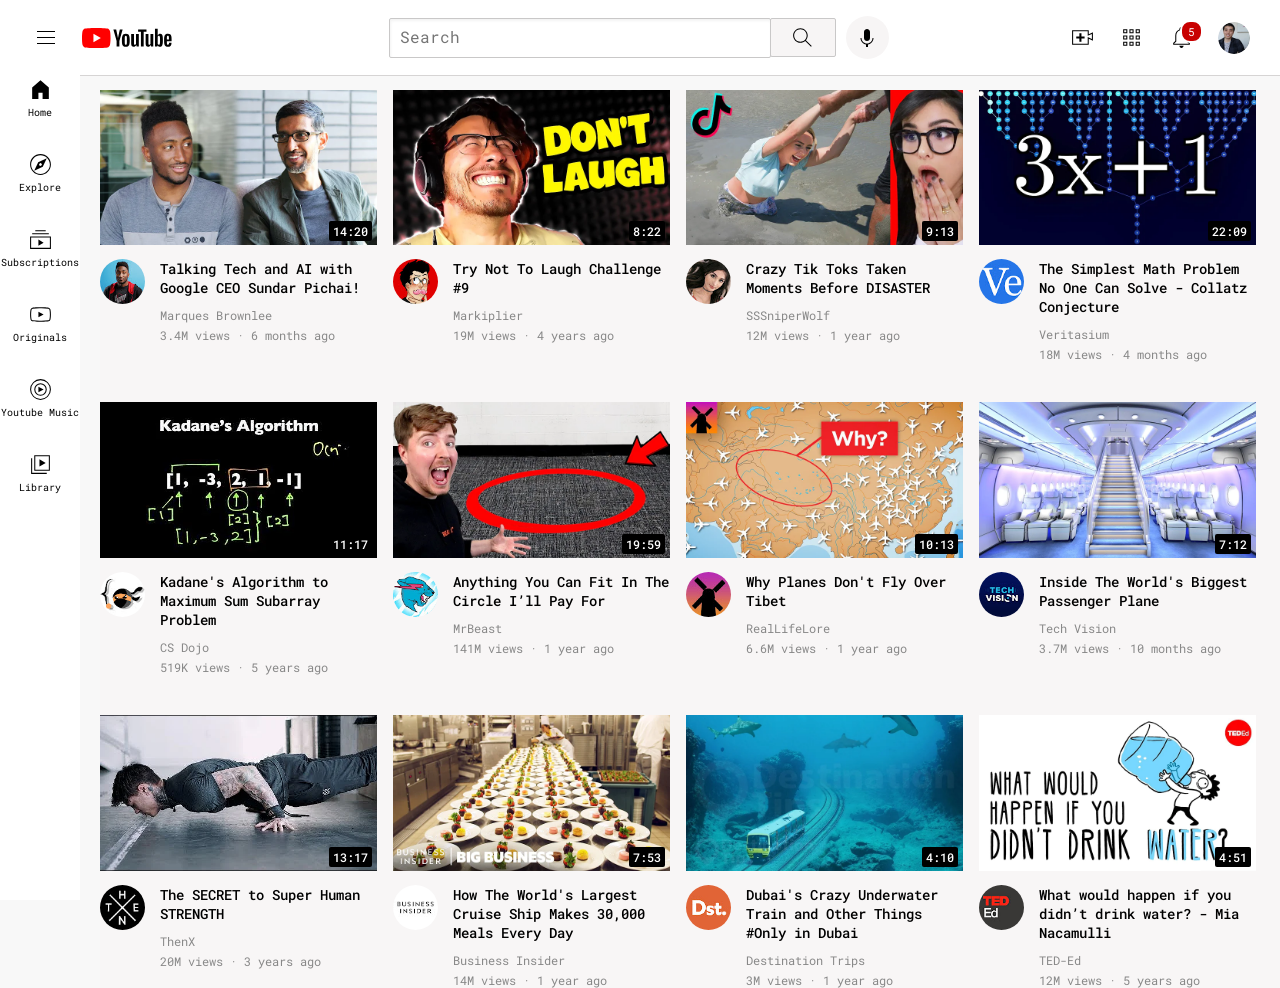
<file: index.html>
<!DOCTYPE html>
<html>
  <head>
    <title>youtube.com clone</title>
    <meta charset="UTF-8">
    <meta name="viewport" content="width=device-width, initial-scale=1.0">
    <link rel="preconnect" href="https://fonts.googleapis.com">
    <link rel="preconnect" href="https://fonts.gstatic.com" crossorigin>
    <link href="https://fonts.googleapis.com/css2?family=Roboto+Mono:ital,wght@0,100..700;1,100..700&family=Roboto:ital,wght@0,100..900;1,100..900&display=swap" rel="stylesheet">
    <link rel="stylesheet" href="styles/video.css">
    <link rel="stylesheet" href="styles/general.css">
    <link rel="stylesheet" href="styles/header.css">
    <link rel="stylesheet" href="styles/sidebar.css">
  </head>
  <body>
    <header class="header">
      <div class="left-section">
        <img  class="hamburger-menu" src="icons/hamburger-menu.svg">
        <img  class="youtube-logo" src="icons/youtube-logo.svg">
      </div>
      <div class="middle-section">
        <input  class="search-bar" type="text" placeholder="Search">
        <button class="search-button">
          <img class="search-icon" src="icons/search.svg">
          <div class="tooltip">Search</div>
        </button>
        <button class="voice-button">
          <img  class="voice-icon" src="icons/voice-search-icon.svg">
          <div class="tooltip">Search with your voice</div>
        </button>
      </div>
      <div class="right-section">
        <div class="upload-icon-container">
          <img class="upload-icon" src="icons/upload.svg">
          <div class="tooltip">Create</div>
        </div>
        <div class="youtube-apps-icon-container">
          <img class="youtube-apps-icon" src="icons/youtube-apps.svg">
          <div class="tooltip">Youtube apps</div>
        </div>
        
        <div class="notification-icon-container">
          <img class="notifications-icon" src="icons/notifications.svg">
          <div class="notification-number">
            5
          </div>
          <div class="tooltip">Notification</div>
        </div>
        
        <img class="current-user-icon" src="icons/my-channel.jpeg">
      </div>
      
    </header>

    <nav class="sidebar">
      <div class="sidebar-link">
       <img src="sidebar icons/home.svg">
       <div>
        Home
       </div>
      </div>
      <div class="sidebar-link">
       <img src="sidebar icons/explore.svg">
       <div>
        Explore
       </div>
      </div>
      <div class="sidebar-link">
       <img src="sidebar icons/subscriptions.svg">
       <div>
        Subscriptions
       </div>
      </div>
      <div class="sidebar-link">
       <img src="sidebar icons/originals.svg">
       <div>
        Originals
       </div>
      </div>
      <div class="sidebar-link">
       <img src="sidebar icons/youtube-music.svg">
       <div>
        Youtube Music
       </div>
      </div>
      <div class="sidebar-link">
       <img src="sidebar icons/library.svg">
       <div>
        Library
       </div>
      </div>
    </nav>
    
    
    
    <main>
      <section class="video-grid">
          <div class="video-preview">
            <div class="thumbnail-row">
              <img  class="thumbnail" src="thumbnails/thumbnail-1.webp">
              <div class="time-stamp">
                14:20
              </div>
            </div>
            <div class="video-info-grid">
              <div class="channel-picture">
                <img  class="profile-picture" src="channels/channel-1.jpeg">
              </div>
              <div class="video-info">
                <p class="video-title">
                  Talking Tech and AI with Google CEO Sundar Pichai!
                </p>
                <p class="video-author">
                  Marques Brownlee
                </p>
                <p class="video-stats">
                  3.4M views &#183; 6 months ago
                </p>
              </div>
            </div>
          </div>

        <div class="video-preview">
          <div>
            
          </div>
          <div>
            <div class="thumbnail-row">
              <img  class="thumbnail" src="thumbnails/thumbnail-2.webp">
              <div class="time-stamp">
                8:22
              </div>
            </div>
            <div class="video-info-grid">
              <div class="channel-picture">
                <img  class="profile-picture" src="channels/channel-2.jpeg">
              </div>
              <div class="video-info">
                <p class="video-title">
                  Try Not To Laugh Challenge #9
                </p>
                <p class="video-author">
                  Markiplier
                </p>
                <p class="video-stats">
                  19M views &#183; 4 years ago
                </p>
              </div>
              
            </div>
            
            
            
          </div>
          
        </div>

        <div class="video-preview">
          <div class="thumbnail-row">
            <img  class="thumbnail" src="thumbnails/thumbnail-3.webp">
            <div class="time-stamp">
              9:13
            </div>
          </div>
          <div class="video-info-grid">
            <div class="channel-picture">
              <img  class="profile-picture" src="channels/channel-3.jpeg">
            </div>
            <div class="video-info">
              <p class="video-title">
                Crazy Tik Toks Taken Moments Before DISASTER
              </p>
              <p class="video-author">
                SSSniperWolf
              </p>
              <p class="video-stats">
                12M views &#183; 1 year ago
              </p>
            </div>
            
            
          </div>
        </div>

        <div class="video-preview">
          
          <div>
            <div class="thumbnail-row">
              <img  class="thumbnail" src="thumbnails/thumbnail-4.webp">
              <div class="time-stamp">
                22:09
              </div>
            </div>
            <div class="video-info-grid">
              <div class="channel-picture">
                <img  class="profile-picture" src="channels/channel-4.jpeg">
              </div>
              <div class="video-info">
                <p class="video-title">
                  The Simplest Math Problem No One Can Solve - Collatz Conjecture
                </p>
                <p class="video-author">
                  Veritasium
                </p>
                <p class="video-stats">
                  18M views &#183; 4 months ago
                </p>
              </div>
              
            </div>
            
            
            
          </div>
          
        </div>

        <div class="video-preview">
          <div class="thumbnail-row">
            <img  class="thumbnail" src="thumbnails/thumbnail-5.webp">
            <div class="time-stamp">
              11:17
            </div>
          </div>
          <div class="video-info-grid">
            <div class="channel-picture">
              <img  class="profile-picture" src="channels/channel-5.jpeg">
            </div>
            <div class="video-info">
              <p class="video-title">
                Kadane's Algorithm to Maximum Sum Subarray Problem
              </p>
              <p class="video-author">
                CS Dojo
              </p>
              <p class="video-stats">
                519K views &#183; 5 years ago
              </p>
            </div>
            
            
          </div>
        </div>

        <div class="video-preview">
          <div>
            <div class="thumbnail-row">
              <img  class="thumbnail" src="thumbnails/thumbnail-6.webp">
              <div class="time-stamp">
                19:59
              </div>
            </div>
            <div class="video-info-grid">
              <div class="channel-picture">
                <img  class="profile-picture" src="channels/channel-6.jpeg">
              </div>
              <div class="video-info">
                <p class="video-title">
                  Anything You Can Fit In The Circle I’ll Pay For
                </p>
                <p class="video-author">
                  MrBeast
                </p>
                <p class="video-stats">
                  141M views &#183; 1 year ago
                </p>
              </div>
              
            </div>
            
            
            
          </div>
          
        </div>


        <div class="video-preview">
            <div class="thumbnail-row">
              <img  class="thumbnail" src="thumbnails/thumbnail-7.webp">
              <div class="time-stamp">
                10:13
              </div>
            </div>
            <div class="video-info-grid">
              <div class="channel-picture">
                <img  class="profile-picture" src="channels/channel-7.jpeg">
              </div>
              <div class="video-info">
                <p class="video-title">
                  Why Planes Don't Fly Over Tibet
                </p>
                <p class="video-author">
                  RealLifeLore
                </p>
                <p class="video-stats">
                  6.6M views &#183; 1 year ago
                </p>
              </div>
            </div>
        </div>


        <div class="video-preview">
            <div class="thumbnail-row">
              <img  class="thumbnail" src="thumbnails/thumbnail-8.webp">
              <div class="time-stamp">
                7:12
              </div>
            </div>
            <div class="video-info-grid">
              <div class="channel-picture">
                <img  class="profile-picture" src="channels/channel-8.jpeg">
              </div>
              <div class="video-info">
                <p class="video-title">
                  Inside The World's Biggest Passenger Plane
                </p>
                <p class="video-author">
                  Tech Vision
                </p>
                <p class="video-stats">
                  3.7M views &#183; 10 months ago
                </p>
              </div>
            </div>
          </div>


          <div class="video-preview">
            <div class="thumbnail-row">
              <img  class="thumbnail" src="thumbnails/thumbnail-9.webp">
              <div class="time-stamp">
                13:17
              </div>
            </div>
            <div class="video-info-grid">
              <div class="channel-picture">
                <img  class="profile-picture" src="channels/channel-9.jpeg">
              </div>
              <div class="video-info">
                <p class="video-title">
                  The SECRET to Super Human STRENGTH
                </p>
                <p class="video-author">
                  ThenX
                </p>
                <p class="video-stats">
                  20M views &#183; 3 years ago
                </p>
              </div>
            </div>
          </div>



          <div class="video-preview">
            <div class="thumbnail-row">
              <img  class="thumbnail" src="thumbnails/thumbnail-10.webp">
              <div class="time-stamp">
                7:53
              </div>
            </div>
            <div class="video-info-grid">
              <div class="channel-picture">
                <img  class="profile-picture" src="channels/channel-10.jpeg">
              </div>
              <div class="video-info">
                <p class="video-title">
                  How The World's Largest Cruise Ship Makes 30,000 Meals Every Day
                </p>
                <p class="video-author">
                  Business Insider
                </p>
                <p class="video-stats">
                  14M views &#183; 1 year ago
                </p>
              </div>
            </div>
          </div>


          <div class="video-preview">
            <div class="thumbnail-row">
              <img  class="thumbnail" src="thumbnails/thumbnail-11.webp">
              <div class="time-stamp">
                4:10
              </div>
            </div>
            <div class="video-info-grid">
              <div class="channel-picture">
                <img  class="profile-picture" src="channels/channel-11.jpeg">
              </div>
              <div class="video-info">
                <p class="video-title">
                  Dubai's Crazy Underwater Train and Other Things #Only in Dubai
                </p>
                <p class="video-author">
                  Destination Trips
                </p>
                <p class="video-stats">
                  3M views &#183; 1 year ago
                </p>
              </div>
            </div>
          </div>


          <div class="video-preview">
            <div class="thumbnail-row">
              <img  class="thumbnail" src="thumbnails/thumbnail-12.webp">
              <div class="time-stamp">
                4:51
              </div>
            </div>
            <div class="video-info-grid">
              <div class="channel-picture">
                <img  class="profile-picture" src="channels/channel-12.jpeg">
              </div>
              <div class="video-info">
                <p class="video-title">
                  What would happen if you didn’t drink water? - Mia Nacamulli
                </p>
                <p class="video-author">
                  TED-Ed
                </p>
                <p class="video-stats">
                  12M views &#183; 5 years ago
                </p>
              </div>
            </div>
          </div>


        

      </section>
    </main>
    
    
  </body>
</html>
</file>
<file: styles/video.css>
.thumbnail {
        width:100%;
      }

      .thumbnail-row{
        position: relative;
      }

      .time-stamp{
        position: absolute;
        background-color: black;
        color: white;
        right: 5px;
        bottom: 8px;
        border-radius: 2px;
        font-size: 12px;
        font-weight: 500;
        padding: 2px 4px;
      }

      .video-title {
        font-weight: 500;
        vertical-align: top;
        font-size: 14px;
        margin-top: 10px;
        margin-bottom: 10px;
      }

      .video-author,
      .video-stats {
        color: #888;
        font-size: 12px;
        vertical-align: top;
      }

      .video-info-grid {
        display: grid;
        grid-template-columns: 50px 1fr;
      }

.channel-picture {
  border-radius: 50%;
  width: 45px;
  margin-top: 10px;
}

.video-info{
  margin-left:10px;
  min-width:0;
}

      .profile-picture {
        width: 100%;
        border-radius: 50%;
        vertical-align: top;
      }

      .video-author {
        margin-bottom: 4px;
      }
      
      .video-grid{
        display: grid;
        background-color: rgb(248, 246, 246);
        grid-template-columns: 1fr 1fr 1fr;
        column-gap: 16px;
        row-gap: 40px;
        padding-right: 24px;
        font-family: Roboto mono;
      }

      @media (max-width: 750px) {
  .video-grid {
    grid-template-columns: 1fr 1fr;
  }
}

@media (min-width: 751px) and (max-width: 999px) {
  .video-grid {
    grid-template-columns: 1fr 1fr 1fr;
  }
}

@media (min-width: 1000px) {
  .video-grid {
    grid-template-columns: 1fr 1fr 1fr 1fr;
  }
}

@media (max-width: 600px) {

  body {
    padding-left: 0;
  }

  .sidebar {
    display: none;
  }

  .video-grid {
    grid-template-columns: 1fr;
    margin-left: 0;
    padding: 16px;
    padding-right: 16px;
  }

  .middle-section {
    margin-left: 10px;
    margin-right: 10px;
  }

  .right-section {
    display: none;
  }

}
</file>
<file: styles/general.css>
p {
  font-family: Roboto Mono;
  margin-top: 0;
  margin-bottom: 0;
}
body{
    margin:0;
    padding-top:90px;
    padding-left:100px;
    background:#f8f8f8;
}
</file>
<file: styles/header.css>
.header{
  height: 55px;
  display: flex;
  flex-direction: row;
  justify-content: space-between;
  padding: 10px;
  position: fixed;
  top: 0;
  left: 0;
  right: 0;
  background-color: white;
  border-bottom-width: 1px;
  border-bottom-style: solid;
  border-bottom-color: rgb(214, 212, 212);
  z-index: 100;
}

.left-section{
  display: flex;
  flex-direction: row;
  align-items: center;
}

.hamburger-menu{
  height: 24px;
  margin-left: 24px;
  margin-right: 24px;
}

.youtube-logo{
  height: 20px;
}

.middle-section{
  flex: 1;
  margin-left: 70px;
  margin-right: 35px;
  max-width: 500px;
  display: flex;
  align-items: center;
}

.search-bar{
  flex: 1;
  height: 36px;
  padding-left: 10px;
  font-size: 16px;
  border-radius: 2px;
  border: 1px solid rgb(201, 200, 200);
  box-shadow: inset 1px 2px 3px rgba(0,0,0,0.05);
  margin: 0;
  width: 0;
}

.search-bar::placeholder{
  font-family: Roboto mono;
  font-size: 16px;
}


.search-button{
  height: 39px;
  width: 66px;
  background: rgb(247, 245, 245);
  border-color: rgb(201, 200, 200);
  border-width: 1px;
  border-style: solid;
  border-radius: 2px;
  margin-left: -1px;
  margin-right: 10px;
 
  
}

.search-button .tooltip,
.voice-button .tooltip,
.upload-icon-container .tooltip,
.notification-icon-container .tooltip,
.youtube-apps-icon-container .tooltip{
  position: absolute;
  background-color: gray;
  color: white;
  padding: 4px 8px;
  border-radius: 2px;
  font-size: 12px;
  bottom: -35px;
  opacity: 0;
  pointer-events: none;
  white-space: nowrap;
  font-family: Roboto mono;
}

.search-button:hover .tooltip,
.voice-button:hover .tooltip,
.upload-icon-container:hover .tooltip,
.notification-icon-container:hover .tooltip,
.youtube-apps-icon-container:hover .tooltip{
  opacity: 1;
}

.search-button,
.voice-button,
.upload-icon-container,
.notification-icon-container,
.youtube-apps-icon-container{
  position: relative;
  align-items: center;
  justify-content: center;
  display: flex;
}

.search-button:hover{
  background-color: rgb(236, 235, 235);
}

.search-icon{
  height: 25px;
}

.voice-button{
  height: 43px;
  width: 43px;
  border-radius: 100%;
  background: rgb(247, 245, 245);
  border: none;
  
}


.voice-icon{
  height: 24px;
  
}

.right-section{
  display: flex;
  align-items: center;
  justify-content: space-between;
  
  width: 180px;
  margin-right: 20px;
  flex-shrink: 0;
}

.upload-icon{
  height:25px;
  
}


.youtube-apps-icon{
  height:25px;
  
}

.notifications-icon{
  height:25px;
}

.current-user-icon{
  height:32px;
  border-radius: 100%;
}

.notification-icon-container{
  position: relative;
}

.notification-number{
  background-color: rgb(200, 0, 0);
  color: white;
  position: absolute;
  right: -9px;
  top: -5px;
  font-family: Roboto mono;
  font-size: 11px;
  padding-left: 6px;
  padding-right: 6px;
  padding-top: 2px;
  padding-bottom: 2px;
  border-radius: 10px;
  border: solid;
  border-color: white;
  border-width: 2px;
}
</file>
<file: styles/sidebar.css>
.sidebar{
  position: fixed;
  left: 0;
  bottom: 0;
  top: 55px;
  width: 80px;
  background-color: white;
  z-index: 110;
  padding-top: 5px;
}

.sidebar-link{
  height: 75px;
  display: flex;
  align-items: center;
  justify-content: center;
  flex-direction:column;
  cursor: pointer;
}

.sidebar-link:hover{
  background-color: rgb(232, 231, 231);
}

.sidebar-link img{
  height: 25px;
  margin-bottom: 4px;
}

.sidebar-link div{
  font-family: Roboto mono;
  font-size: 10px;
}
</file>
